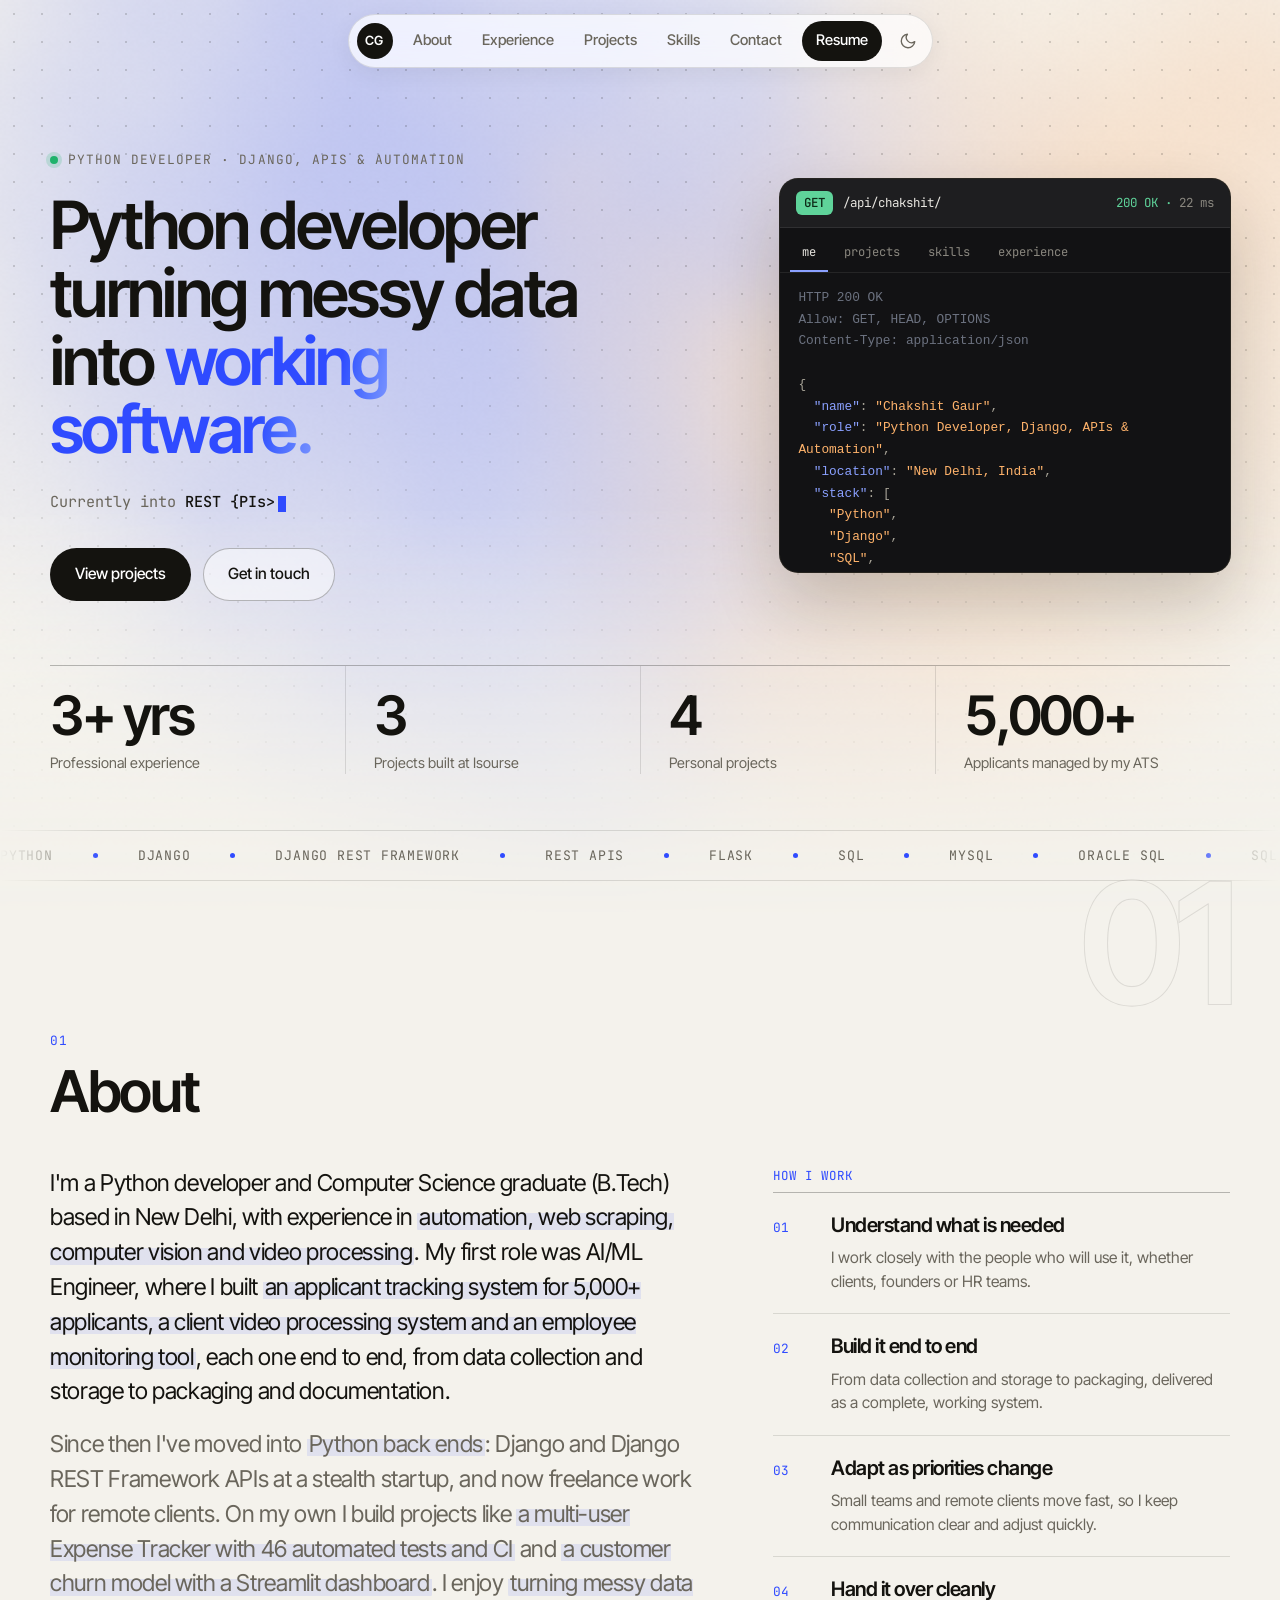
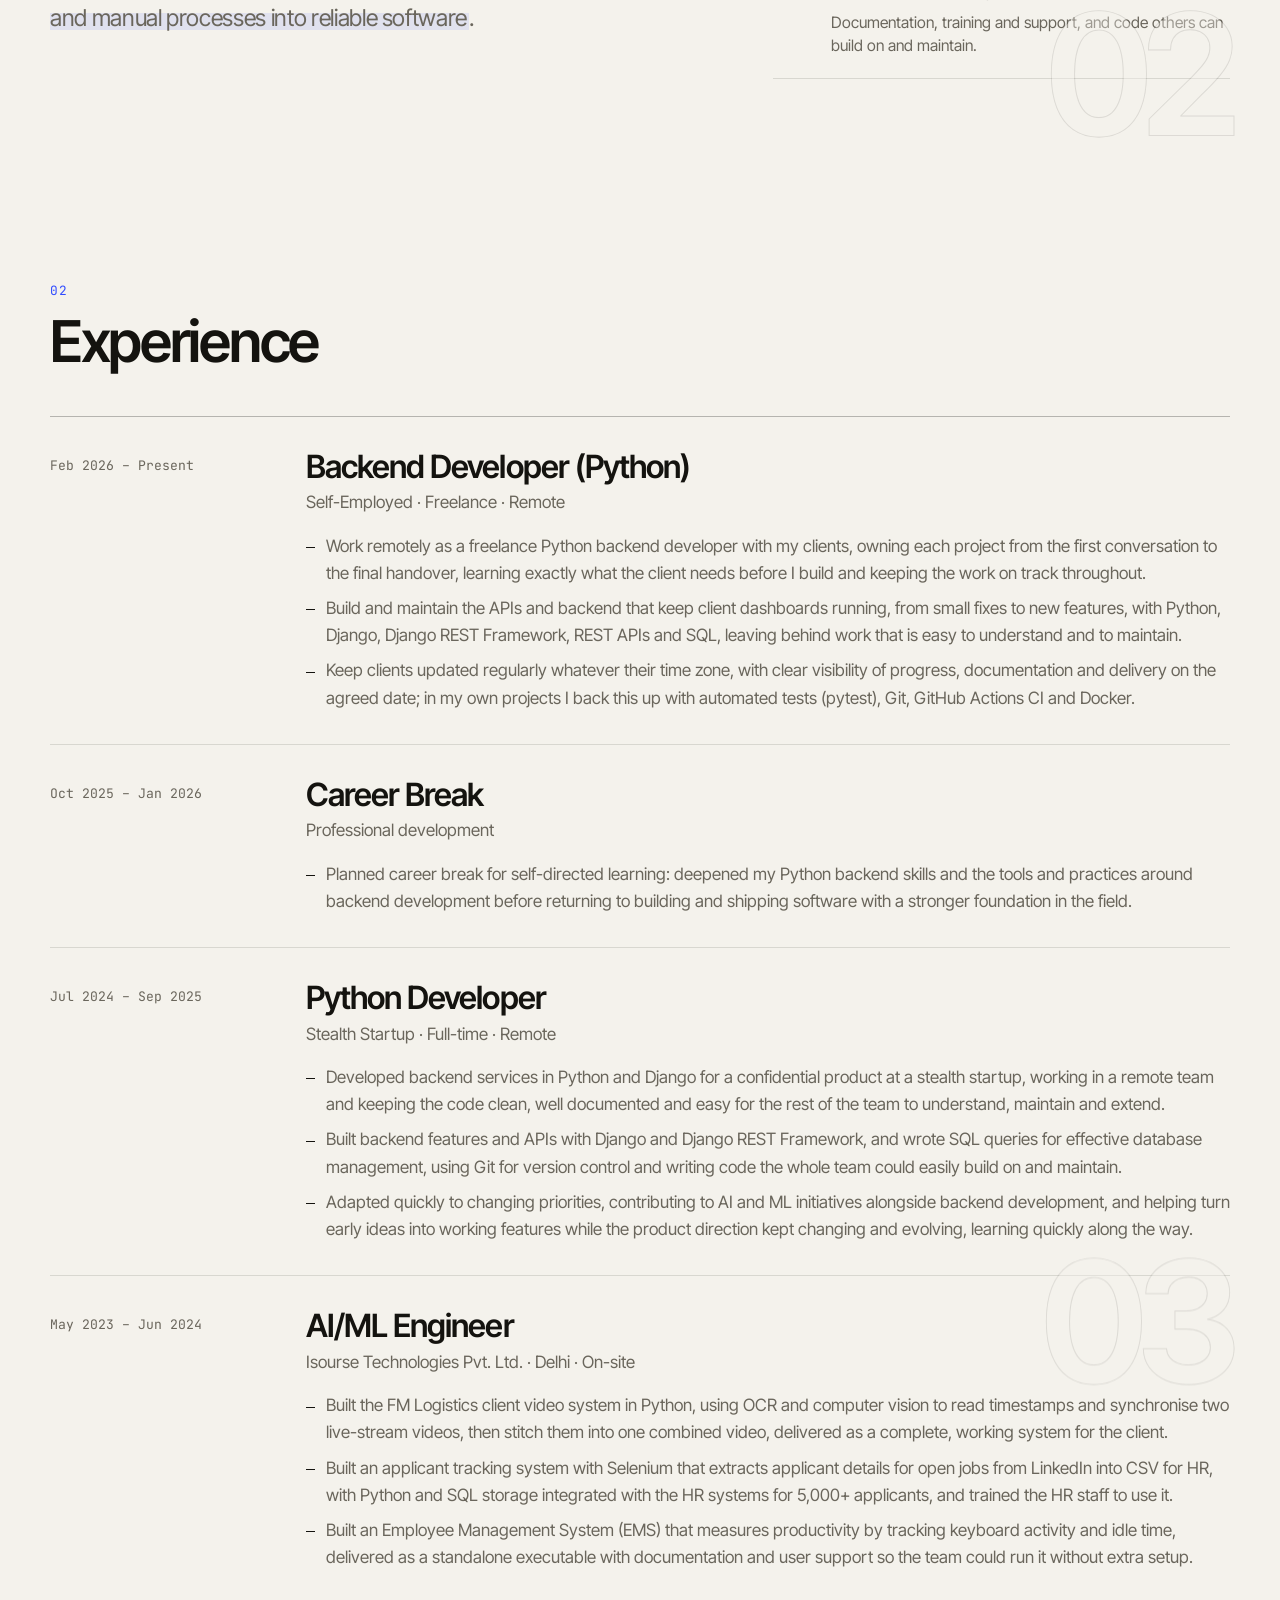
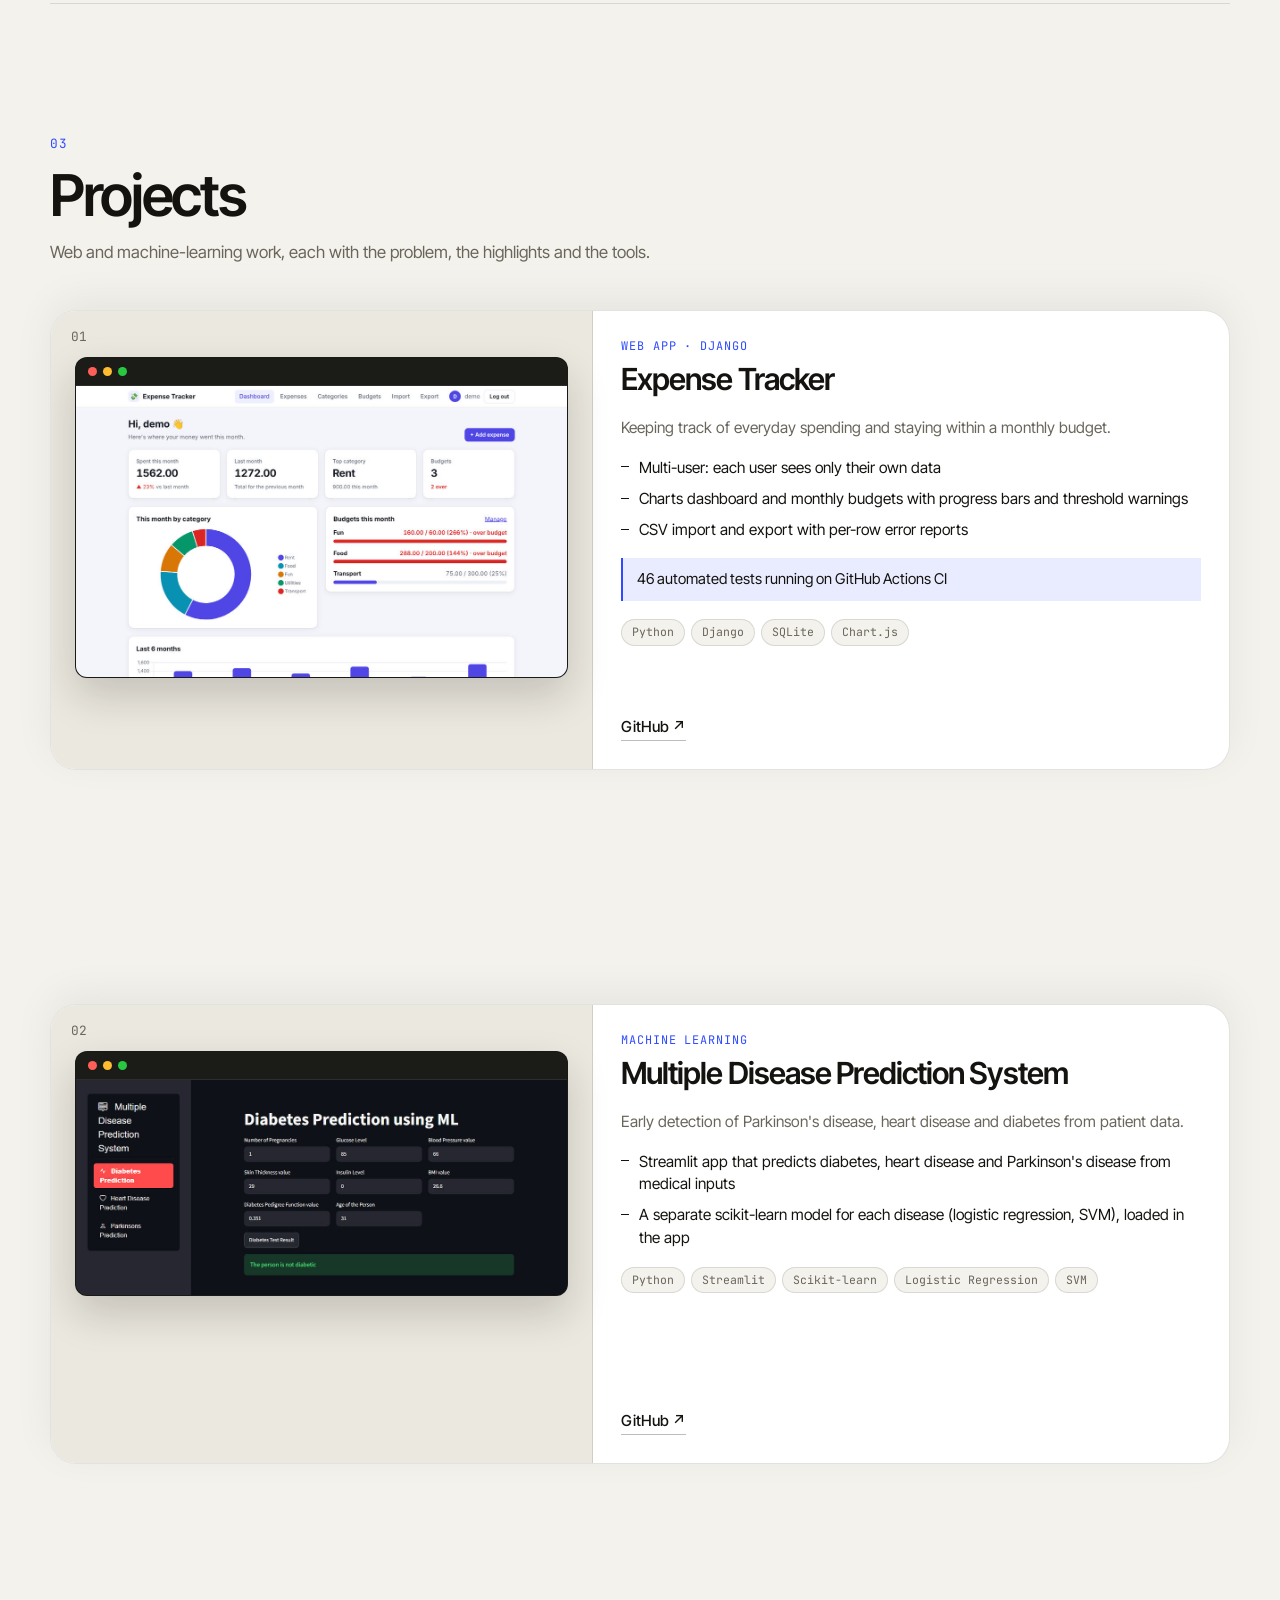
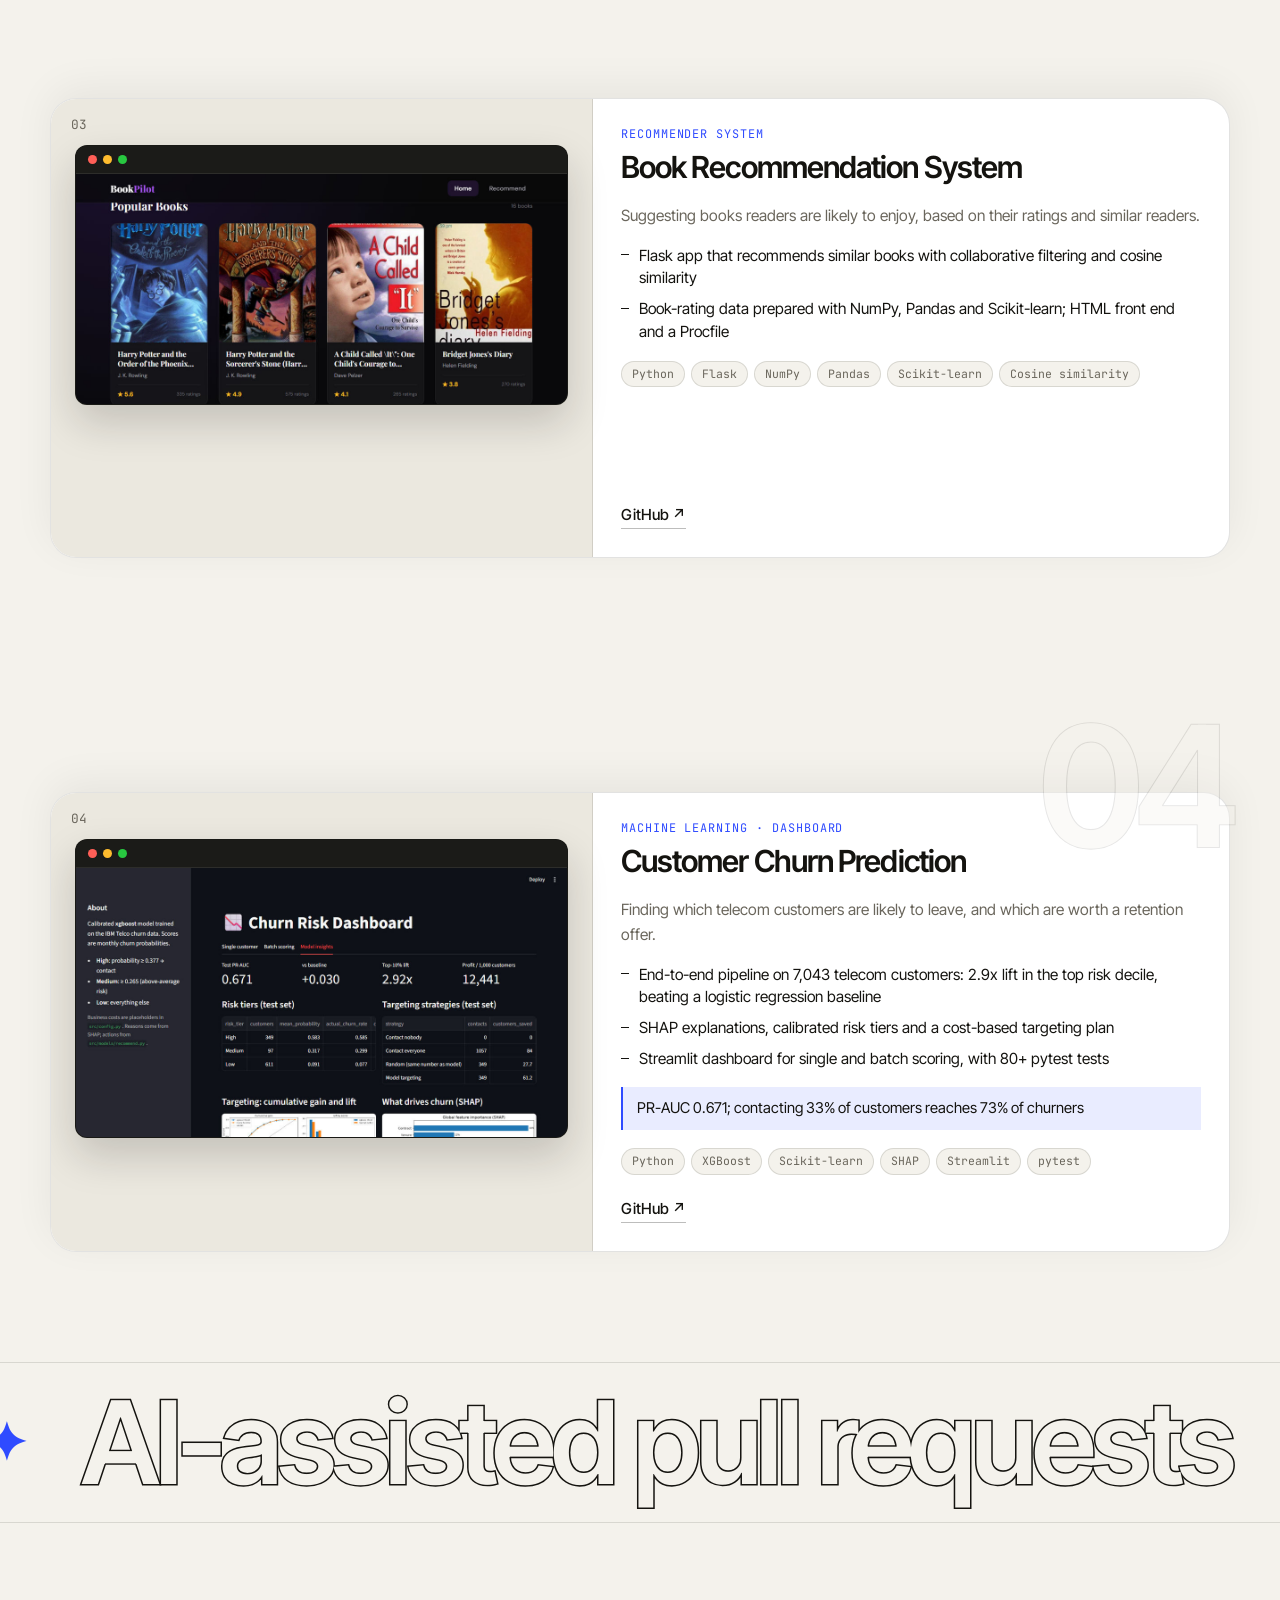
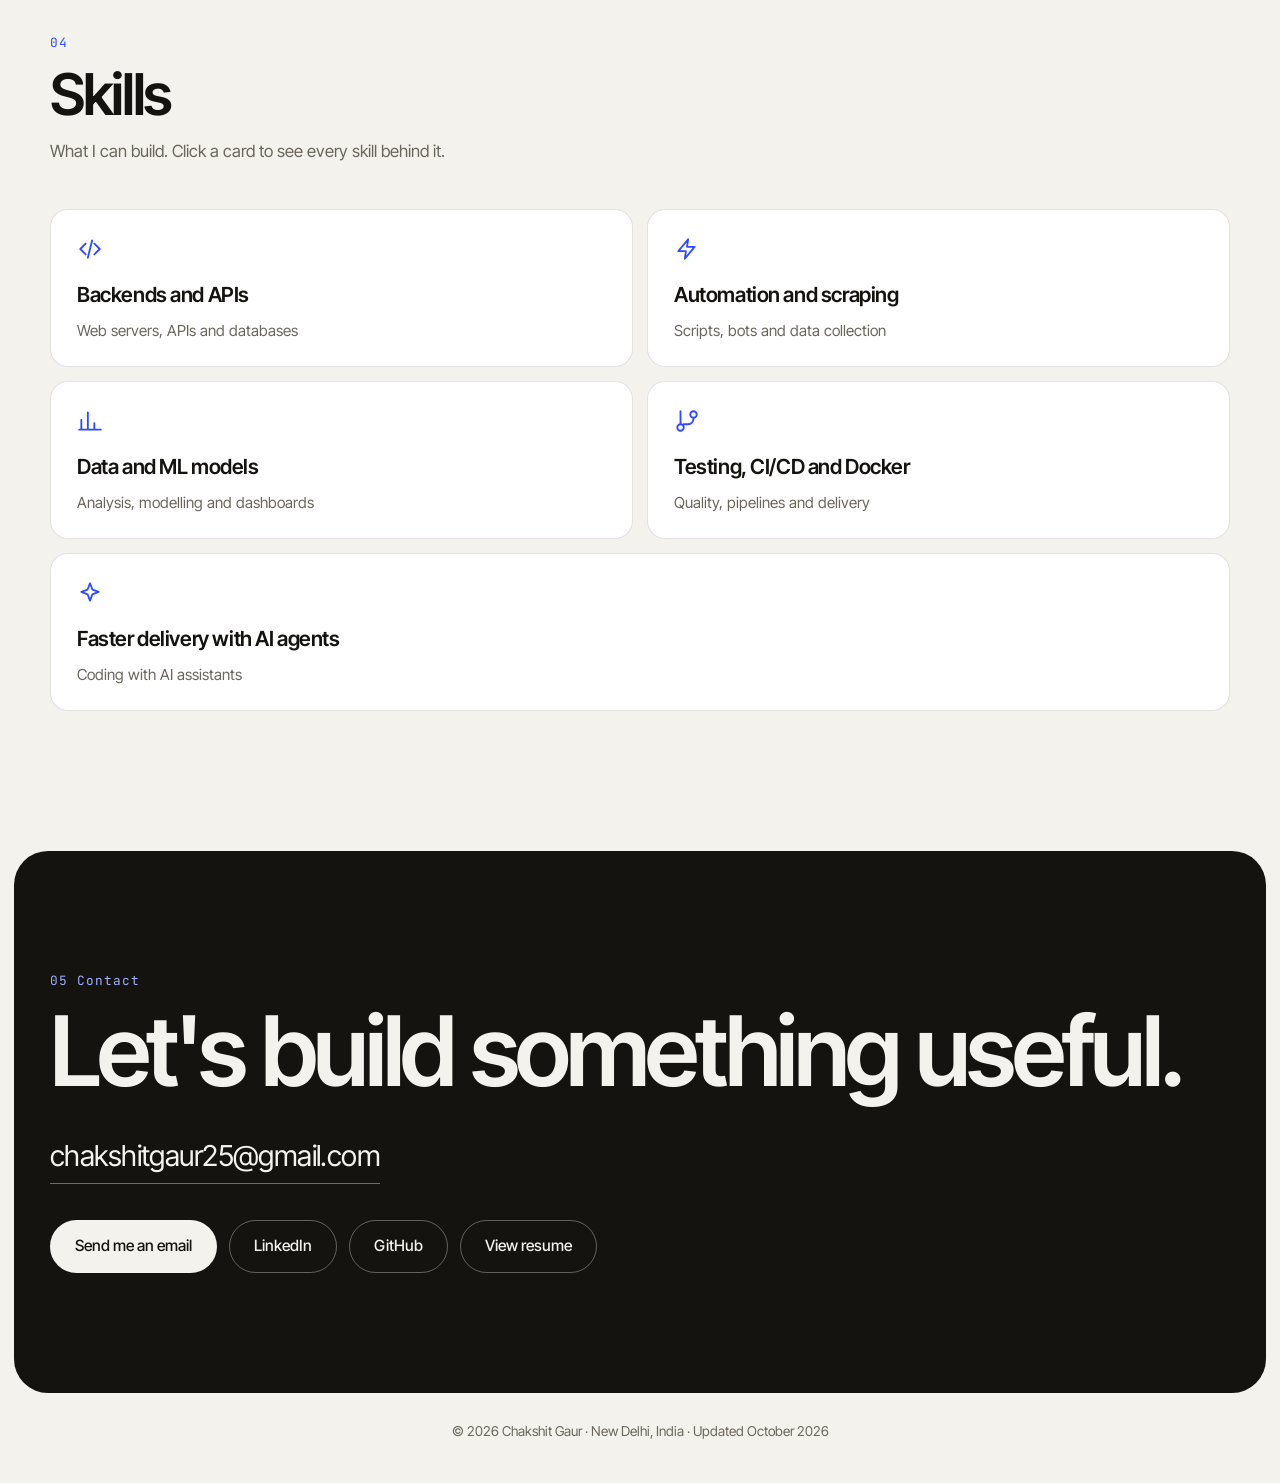
<file: index.html>
<!doctype html>
<html lang="en">
<head>
  <meta charset="utf-8">
  <meta name="viewport" content="width=device-width, initial-scale=1, viewport-fit=cover">
  <meta name="theme-color" content="#f4f2ec">
  <title>Chakshit Gaur | Python Developer | Django, APIs &amp; Automation</title>
  <meta name="description" content="Portfolio of Chakshit Gaur, a Python developer in New Delhi building Django back ends, REST APIs, automation and web scraping tools.">
  <link rel="canonical" href="https://chakshitgaur.github.io/chakshit-portfolio/">
  <meta property="og:type" content="website">
  <meta property="og:site_name" content="Chakshit Gaur">
  <meta property="og:title" content="Chakshit Gaur">
  <meta property="og:description" content="Python developer. Let&#8217;s build something that works.">
  <meta property="og:url" content="https://chakshitgaur.github.io/chakshit-portfolio/">
  <meta property="og:image" content="https://chakshitgaur.github.io/chakshit-portfolio/og-image.jpg?v=3">
  <meta property="og:image:width" content="1200">
  <meta property="og:image:height" content="630">
  <meta property="og:image:alt" content="Chakshit Gaur, Python developer.">
  <meta name="twitter:card" content="summary_large_image">
  <meta name="twitter:title" content="Chakshit Gaur">
  <meta name="twitter:description" content="Python developer. Let&#8217;s build something that works.">
  <meta name="twitter:image" content="https://chakshitgaur.github.io/chakshit-portfolio/og-image.jpg?v=3">
  <script type="application/ld+json">
  {
    "@context": "https://schema.org",
    "@type": "Person",
    "name": "Chakshit Gaur",
    "jobTitle": "Python Developer",
    "url": "https://chakshitgaur.github.io/chakshit-portfolio/",
    "address": { "@type": "PostalAddress", "addressLocality": "New Delhi", "addressCountry": "IN" },
    "sameAs": ["https://www.linkedin.com/in/chakshit-gaur", "https://github.com/ChakshitGaur"]
  }
  </script>
  <link rel="preconnect" href="https://fonts.googleapis.com">
  <link rel="preconnect" href="https://fonts.gstatic.com" crossorigin>
  <link href="https://fonts.googleapis.com/css2?family=Inter+Tight:wght@300..800&family=JetBrains+Mono:wght@400;500&display=swap" rel="stylesheet">
  <script>
    /* Apply the saved or system theme before first paint to avoid a flash. */
    (function () {
      var t = null;
      try { t = localStorage.getItem("theme"); } catch (e) {}
      if (t !== "dark" && t !== "light") { t = window.matchMedia && matchMedia("(prefers-color-scheme: dark)").matches ? "dark" : "light"; }
      document.documentElement.setAttribute("data-theme", t);
    })();
  </script>
  <link rel="icon" href="favicon.svg?v=5" type="image/svg+xml">
  <link rel="icon" href="favicon-48.png?v=5" type="image/png" sizes="48x48">
  <link rel="apple-touch-icon" href="apple-touch-icon.png?v=5">
  <link rel="stylesheet" href="styles.css?v=27">
</head>
<body>
  <a class="skip" href="#top">Skip to content</a>
  <div class="progress" id="progress" aria-hidden="true"></div>
  <div class="cursor" id="cursor" aria-hidden="true"></div>
  <div id="preview-banner" class="preview-banner" hidden>
    Preview mode: dashed items are placeholders. Fill them in <code>content.js</code>; unfilled ones stay hidden on the public page.
  </div>

  <header class="nav" id="nav">
    <a class="nav-brand" href="#top" aria-label="Chakshit Gaur, back to top"><span>CG</span></a>
    <button class="nav-toggle" id="navToggle" type="button" aria-expanded="false" aria-controls="navLinks">Menu</button>
    <nav class="nav-links" id="navLinks" aria-label="Primary">
      <a href="#about">About</a>
      <a href="#experience">Experience</a>
      <a href="#projects">Projects</a>
      <a href="#skills">Skills</a>
      <a href="#contact">Contact</a>
      <a class="nav-cta" id="navResume" href="#" target="_blank" rel="noopener noreferrer">Resume</a>
    </nav>
    <div class="nav-tools">
      <button class="icon-btn" id="themeBtn" type="button" aria-label="Switch colour theme" title="Switch theme">
        <svg class="theme-moon" viewBox="0 0 24 24" fill="none" stroke="currentColor" stroke-width="1.8" stroke-linecap="round" stroke-linejoin="round" aria-hidden="true"><path d="M21 12.8A9 9 0 1 1 11.2 3a7 7 0 0 0 9.8 9.8z"/></svg>
        <svg class="theme-sun" viewBox="0 0 24 24" fill="none" stroke="currentColor" stroke-width="1.8" stroke-linecap="round" stroke-linejoin="round" aria-hidden="true"><circle cx="12" cy="12" r="4"/><path d="M12 2v2M12 20v2M4.9 4.9l1.4 1.4M17.7 17.7l1.4 1.4M2 12h2M20 12h2M4.9 19.1l1.4-1.4M17.7 6.3l1.4-1.4"/></svg>
      </button>
    </div>
  </header>

  <main id="top" tabindex="-1">
    <!-- Shown only when JavaScript is off or blocked: the page text is built by script.js. Keep it in step with content.js. -->
    <noscript>
      <section class="noscript-card">
        <h1>Chakshit Gaur</h1>
        <p>Python developer in New Delhi, India. Django back ends, REST APIs, automation and web scraping.</p>
        <p>This page needs JavaScript to show my projects and experience. You can reach me or read my resume here:</p>
        <ul>
          <li><a href="mailto:chakshitgaur25@gmail.com">chakshitgaur25@gmail.com</a></li>
          <li><a href="https://www.linkedin.com/in/chakshit-gaur">LinkedIn</a></li>
          <li><a href="https://github.com/ChakshitGaur">GitHub</a></li>
          <li><a href="assets/ChakshitGaurResume.pdf">Resume (PDF)</a></li>
        </ul>
      </section>
    </noscript>
    <!-- HERO -->
    <section class="hero" id="hero">
      <canvas class="hero-gl" id="heroGl" aria-hidden="true"></canvas>
      <div class="dots" aria-hidden="true"></div>
      <canvas class="hero-dots" id="heroDots" aria-hidden="true"></canvas>
      <div class="container hero-center">
        <div class="hero-copy">
          <p class="eyebrow rise" id="heroEyebrow"></p>
          <h1 class="hero-title" id="heroTitle"></h1>
          <p class="rotate rise" id="rotateLine" style="--i:6"></p>
          <p class="status rise" id="heroStatus" style="--i:7" hidden></p>
          <div class="hero-actions rise" style="--i:8">
            <a class="btn btn-dark" href="#projects">View projects</a>
            <a class="btn btn-line" id="heroEmail" href="#contact">Get in touch</a>
          </div>
        </div>
        <aside class="api-card rise" id="apiCard" style="--i:9" aria-label="Example API response about Chakshit">
          <div class="api-bar">
            <span class="api-method">GET</span>
            <span class="api-path" id="apiPath">/api/chakshit/</span>
            <span class="api-time" id="apiTime" aria-hidden="true"></span>
          </div>
          <div class="api-tabs" id="apiTabs" role="tablist" aria-label="Endpoints"></div>
          <pre class="api-body" id="apiBody" role="tabpanel" tabindex="0"></pre>
        </aside>
      </div>

      <div class="container">
        <ul class="stats rise" id="stats" style="--i:10"></ul>
      </div>
      <div class="ticker rise" style="--i:11" aria-hidden="true"><div class="ticker-track" id="tickerTrack"></div></div>
    </section>

    <!-- ABOUT -->
    <section class="section" id="about">
      <div class="container">
        <header class="sec-head fade">
          <p class="sec-num">01</p>
          <h2>About</h2>
        </header>
        <div class="about-grid">
          <div class="fade">
            <div class="prose" id="aboutText"></div>
          </div>
          <div class="about-side fade" style="--d:0.1s">
            <h3 class="how-title">How I work</h3>
            <ol class="how" id="howList"></ol>
          </div>
        </div>
      </div>
    </section>

    <!-- EXPERIENCE -->
    <section class="section" id="experience">
      <div class="container">
        <header class="sec-head fade">
          <p class="sec-num">02</p>
          <h2>Experience</h2>
        </header>
        <ol class="timeline" id="timeline"></ol>
      </div>
    </section>

    <!-- PROJECTS -->
    <section class="section" id="projects">
      <div class="container">
        <header class="sec-head fade">
          <p class="sec-num">03</p>
          <h2>Projects</h2>
          <p class="sec-sub">Web and machine-learning work, each with the problem, the highlights and the tools.</p>
        </header>
        <div class="bento" id="bento"></div>
      </div>
    </section>

    <div class="band" aria-hidden="true"><div class="band-track" id="bandTrack"></div></div>

    <!-- SKILLS -->
    <section class="section" id="skills">
      <div class="container">
        <header class="sec-head fade">
          <p class="sec-num">04</p>
          <h2>Skills</h2>
          <p class="sec-sub">What I can build. Click a card to see every skill behind it.</p>
        </header>
        <div class="core" id="core"></div>
      </div>
    </section>

    <!-- CONTACT -->
    <section class="contact" id="contact">
      <div class="container">
        <p class="sec-num light fade">05 Contact</p>
        <h2 class="contact-title fade">Let's build something useful.</h2>
        <a class="contact-mail fade" id="contactMail" href="#"></a>
        <div class="contact-actions fade" id="contactActions"></div>
      </div>
    </section>
  </main>

  <footer class="footer">
    <p id="copy"></p>
  </footer>

  <button class="totop" id="toTop" type="button" aria-label="Back to top">
    <svg viewBox="0 0 44 44" aria-hidden="true"><circle class="ring-bg" cx="22" cy="22" r="19"/><circle class="ring" id="ring" cx="22" cy="22" r="19"/><path d="M22 28V16M16 21l6-6 6 6" fill="none" stroke-linecap="round" stroke-linejoin="round"/></svg>
  </button>

  <script src="content.js?v=31"></script>
  <script src="script.js?v=25"></script>
  <script src="hero-gradient.js?v=3"></script>
  <script src="hero-api.js?v=3"></script>
  <script src="hero-dots.js?v=3"></script>
</body>
</html>
</file>
<file: styles.css>
/* ==========================================================================
   Tokens
   ========================================================================== */
:root {
  --bg: #f4f2ec;
  --bg-deep: #ebe8df;
  --surface: #ffffff;
  --ink: #14130f;
  --muted: #6a665c;
  --faint: #99948a;
  --line: rgba(20, 19, 15, 0.12);
  --line-strong: rgba(20, 19, 15, 0.28);
  --accent: #2f4bff;
  --accent-soft: rgba(47, 75, 255, 0.1);
  --term-bg: #121214;
  --inv-bg: #14130f;
  --inv-ink: #ffffff;
  --nav-bg: rgba(255, 255, 255, 0.72);
  --glass: rgba(255, 255, 255, 0.5);
  --dot: rgba(20, 19, 15, 0.16);
  --block-bg: #14130f;
  --block-ink: #f4f2ec;
  --font: "Inter Tight", "Helvetica Neue", Helvetica, Arial, sans-serif;
  --mono: "JetBrains Mono", ui-monospace, "Cascadia Code", Consolas, monospace;
  --ease: cubic-bezier(0.22, 1, 0.36, 1);
  --r: 18px;
}

*, *::before, *::after { box-sizing: border-box; margin: 0; padding: 0; }
html { scroll-behavior: smooth; scroll-padding-top: 88px; -webkit-text-size-adjust: 100%; background: var(--bg); }
body {
  font-family: var(--font); font-size: 17px; line-height: 1.6; color: var(--ink); background: var(--bg);
  -webkit-font-smoothing: antialiased; overflow-x: clip;
}
[hidden] { display: none !important; }
a { color: inherit; text-decoration: none; }
button { font: inherit; color: inherit; background: none; border: 0; cursor: pointer; }
ul, ol { list-style: none; }
code { font-family: var(--mono); font-size: 0.9em; }
:focus-visible { outline: 2px solid var(--accent); outline-offset: 3px; border-radius: 6px; }
::selection { background: var(--accent); color: #fff; }

.container { width: min(1180px, 100% - 48px); margin-inline: auto; }
.sr-only { position: absolute; width: 1px; height: 1px; margin: -1px; padding: 0; overflow: hidden; clip: rect(0, 0, 0, 0); white-space: pre-wrap; border: 0; }

.skip { position: fixed; z-index: 500; left: 12px; top: -60px; padding: 10px 18px; border-radius: 999px; background: var(--inv-bg); color: var(--inv-ink); font-weight: 500; transition: top 0.2s; }
.skip:focus { top: 12px; }
main:focus { outline: none; }

/* ---------- Motion helpers ---------- */
.fade { opacity: 0; transform: translateY(24px); }
.fade.in { opacity: 1; transform: none; animation: fadeUp 0.8s var(--ease) var(--d, 0s) backwards; }
@keyframes fadeUp { from { opacity: 0; transform: translateY(24px); } }
.rise { animation: rise 0.9s var(--ease) both; animation-delay: calc(var(--i, 0) * 0.07s + 0.1s); }
@keyframes rise { from { opacity: 0; transform: translateY(22px); } to { opacity: 1; transform: none; } }

/* ==========================================================================
   Nav (floating glass pill)
   ========================================================================== */
.nav {
  position: fixed; z-index: 100; top: 14px; left: 0; right: 0; margin-inline: auto; width: max-content; max-width: calc(100% - 24px);
  display: flex; align-items: center; gap: 6px; padding: 6px 6px 6px 8px; border-radius: 999px;
  background: var(--nav-bg); -webkit-backdrop-filter: blur(16px) saturate(1.4); backdrop-filter: blur(16px) saturate(1.4);
  border: 1px solid var(--line); box-shadow: 0 6px 24px rgba(20, 19, 15, 0.06);
  transition: box-shadow 0.3s, background 0.3s;
}
.nav-brand span { display: grid; place-items: center; width: 36px; height: 36px; border-radius: 50%; background: var(--inv-bg); color: var(--inv-ink); font-size: 0.8rem; font-weight: 600; letter-spacing: 0.02em; }
.nav-links { display: flex; align-items: center; gap: 2px; }
.nav-links a { padding: 8px 14px; border-radius: 999px; font-size: 0.92rem; font-weight: 500; color: var(--muted); transition: background 0.2s, color 0.2s; }
.nav-links a:hover, .nav-links a.active { color: var(--ink); background: rgba(20, 19, 15, 0.06); }
.nav-links .nav-cta { background: var(--inv-bg); color: var(--inv-ink); margin-left: 4px; }
.nav-links .nav-cta:hover { background: var(--inv-bg); color: var(--inv-ink); opacity: 0.85; }
.nav-toggle { display: none; padding: 8px 16px; border-radius: 999px; font-size: 0.92rem; font-weight: 500; background: rgba(20, 19, 15, 0.06); }
body.preview .nav { top: calc(14px + var(--banner-h, 0px)); }
@media (max-width: 720px) {
  .nav { justify-content: space-between; width: calc(100% - 24px); flex-wrap: wrap; border-radius: 26px; }
  .nav-toggle { display: block; }
  .nav-links { display: none; flex-direction: column; align-items: stretch; width: 100%; padding: 6px 4px 8px; }
  .nav-links.open { display: flex; }
  .nav-links a { padding: 12px 14px; }
  .nav-links .nav-cta { margin: 6px 0 0; text-align: center; }
}

/* ==========================================================================
   Hero
   ========================================================================== */
.hero { position: relative; padding: 150px 0 56px; overflow: hidden; --mx: -400px; --my: -400px; }
.dots, .dots::after { position: absolute; inset: 0; pointer-events: none; }
.dots { background-image: radial-gradient(circle, var(--dot) 1px, transparent 1.6px); background-size: 28px 28px; -webkit-mask-image: linear-gradient(180deg, #000 30%, transparent 95%); mask-image: linear-gradient(180deg, #000 30%, transparent 95%); }
.dots::after {
  content: ""; background-image: radial-gradient(circle, var(--accent) 1.4px, transparent 2px); background-size: 28px 28px;
  -webkit-mask-image: radial-gradient(220px circle at var(--mx) var(--my), #000, transparent 70%); mask-image: radial-gradient(220px circle at var(--mx) var(--my), #000, transparent 70%);
}
.eyebrow { font-family: var(--mono); font-size: 0.8rem; letter-spacing: 0.08em; text-transform: uppercase; color: var(--muted); margin-bottom: 22px; display: flex; align-items: center; gap: 10px; }
.eyebrow::before { content: ""; width: 8px; height: 8px; border-radius: 50%; background: #1fb26b; box-shadow: 0 0 0 4px rgba(31, 178, 107, 0.18); }
.hero-title { font-size: clamp(2.5rem, 6.4vw, 5.5rem); font-weight: 600; line-height: 1.02; letter-spacing: -0.04em; }
.hero-title .w { display: inline-block; overflow: hidden; vertical-align: top; padding: 0 0.14em 0.22em 0.06em; margin: 0 -0.14em -0.22em -0.06em; }
.hero-title .w > span { display: inline-block; padding: 0 0.14em 0.22em 0.06em; margin: 0 -0.14em -0.22em -0.06em; animation: word 1s var(--ease) both; animation-delay: calc(var(--i) * 0.07s + 0.15s); }
@keyframes word { from { transform: translateY(105%); } to { transform: none; } }
.hero-title .accent { color: var(--accent); }
.rotate { margin-top: 26px; font-family: var(--mono); font-size: 0.95rem; color: var(--muted); }
.rotate b { font-weight: 500; color: var(--ink); display: inline-block; }
.rotate .rot-live { display: inline-block; }
.rotate .rot-size { visibility: hidden; display: inline-block; height: 0; overflow: hidden; }
.rotate .caret { display: inline-block; width: 8px; height: 1.05em; margin-left: 3px; vertical-align: text-bottom; background: var(--accent); animation: blink 1s steps(1) infinite; }
@keyframes blink { 50% { opacity: 0; } }
.status { margin-top: 10px; font-family: var(--mono); font-size: 0.82rem; color: #11693d; }
:root[data-theme="dark"] .status { color: #5fd39a; }
.hero-actions { display: flex; flex-wrap: wrap; gap: 12px; margin-top: 34px; }

.btn { display: inline-flex; align-items: center; justify-content: center; gap: 8px; padding: 13px 24px; border-radius: 999px; font-weight: 500; font-size: 0.97rem; border: 1px solid transparent; transition: transform 0.25s var(--ease), translate 0.25s var(--ease), background 0.2s, border-color 0.2s, color 0.2s; }
.btn:hover { transform: translateY(-2px); }
.btn-dark { background: var(--inv-bg); color: var(--inv-ink); }
.btn-dark:hover { opacity: 0.85; }
.btn-line { border-color: var(--line-strong); background: var(--glass); }
.btn-line:hover { border-color: var(--ink); background: var(--surface); }
.btn-light { background: #f4f2ec; color: #14130f; }
.btn-light:hover { background: #fff; }
.btn-outline-light { border-color: rgba(244, 242, 236, 0.35); color: #f4f2ec; }
.btn-outline-light:hover { border-color: #f4f2ec; background: rgba(244, 242, 236, 0.08); }

/* Stats */
.stats { position: relative; display: grid; grid-auto-flow: column; grid-auto-columns: minmax(0, 1fr); margin-top: 64px; border-top: 1px solid var(--line-strong); }
.stats li { padding: 22px 0 0; }
.stats li + li { padding-left: 28px; border-left: 1px solid var(--line); }
.stats strong { display: block; font-size: clamp(2rem, 4.4vw, 3.4rem); font-weight: 600; line-height: 1; letter-spacing: -0.04em; font-variant-numeric: tabular-nums; }
.stats span { display: block; margin-top: 8px; font-size: 0.9rem; color: var(--muted); }

/* ==========================================================================
   Sections
   ========================================================================== */
.section { padding: 110px 0 20px; }
.sec-head { margin-bottom: 44px; position: relative; isolation: isolate; }
.sec-head > * { max-width: 640px; }
.sec-head::before { content: attr(data-n); position: absolute; z-index: -1; right: 0; top: -0.5em; font-size: clamp(5rem, 14vw, 10.5rem); font-weight: 600; letter-spacing: -0.06em; line-height: 1; color: var(--bg); -webkit-text-stroke: 2px var(--line-strong); paint-order: stroke fill; opacity: 0.38; pointer-events: none; user-select: none; }
.sec-num { font-family: var(--mono); font-size: 0.8rem; letter-spacing: 0.08em; color: var(--accent); margin-bottom: 10px; }
.sec-head h2 { font-size: clamp(2.2rem, 4.8vw, 3.6rem); font-weight: 600; letter-spacing: -0.04em; line-height: 1.05; }
.sec-sub { margin-top: 14px; color: var(--muted); font-size: 1.05rem; }
.mini-title { font-family: var(--mono); font-size: 0.78rem; letter-spacing: 0.08em; text-transform: uppercase; color: var(--muted); font-weight: 500; margin-bottom: 14px; }

/* Skills */
.core { display: grid; grid-template-columns: repeat(2, minmax(0, 1fr)); gap: 14px; }
.core-card { display: block; background: var(--surface); border: 1px solid var(--line); border-radius: var(--r); padding: 26px 26px 24px; cursor: default; text-align: left; transition: border-color 0.25s, transform 0.3s var(--ease), box-shadow 0.3s; }
.core-card:hover, .core-card:focus-visible, .core-card.on { border-color: var(--accent); transform: translateY(-3px); box-shadow: 0 14px 34px rgba(47, 75, 255, 0.12); }
.core-card .ico { display: block; width: 26px; height: 26px; color: var(--accent); margin-bottom: 16px; }
.core-card strong { display: block; font-size: 1.3rem; font-weight: 600; letter-spacing: -0.02em; }
.core-tools { margin-top: 8px; font-size: 0.95rem; color: var(--muted); line-height: 1.5; }
.core > :last-child:nth-child(odd) { grid-column: 1 / -1; }
.core-card.empty { border-style: dashed; }
@media (max-width: 640px) { .core { grid-template-columns: minmax(0, 1fr); } }
/* Highlight link between skills and projects */
.linking [data-tags] { transition: opacity 0.3s, transform 0.3s var(--ease); }
.linking [data-tags]:not(.hit) { opacity: 0.35; }
.linking [data-tags].hit { box-shadow: 0 0 0 2px var(--accent); }

/* Projects (bento) */
.bento { display: grid; grid-template-columns: repeat(12, minmax(0, 1fr)); gap: 16px; }
.pcard { grid-column: span 6; display: flex; flex-direction: column; background: var(--surface); border: 1px solid var(--line); border-radius: 26px; overflow: hidden; transition: transform 0.4s var(--ease), border-color 0.3s, box-shadow 0.3s; }
.pcard:nth-child(4n+1) { grid-column: span 7; } .pcard:nth-child(4n+2) { grid-column: span 5; }
.pcard:nth-child(4n+3) { grid-column: span 5; } .pcard:nth-child(4n+4) { grid-column: span 7; }
.pcard:hover { transform: translateY(-4px); border-color: var(--line-strong); box-shadow: 0 24px 50px rgba(20, 19, 15, 0.08); }
.pcard-art { position: relative; height: 210px; background: var(--bg-deep); border-bottom: 1px solid var(--line); color: var(--ink); }
.pcard-art svg { position: absolute; inset: 0; width: 100%; height: 100%; }
.pcard-art .num { position: absolute; left: 20px; top: 14px; font-family: var(--mono); font-size: 0.8rem; color: var(--muted); }
.pcard-body { padding: 26px 28px 28px; display: flex; flex-direction: column; flex: 1; }
.pcard-cat { font-family: var(--mono); font-size: 0.74rem; letter-spacing: 0.08em; text-transform: uppercase; color: var(--accent); }
.pcard h3 { margin-top: 6px; font-size: clamp(1.4rem, 2.4vw, 1.9rem); font-weight: 600; letter-spacing: -0.03em; line-height: 1.12; }
.pcard dl { margin-top: 18px; display: grid; gap: 12px; }
.pcard dt { font-family: var(--mono); font-size: 0.7rem; letter-spacing: 0.08em; text-transform: uppercase; color: var(--muted); }
.pcard dd { margin-top: 2px; color: var(--muted); font-size: 0.97rem; }
.metric { margin-top: 16px; padding: 10px 14px; border-left: 2px solid var(--accent); background: var(--accent-soft); font-size: 0.93rem; }
.tags { display: flex; flex-wrap: wrap; gap: 6px; margin-top: 18px; }
.tag { font-family: var(--mono); font-size: 0.72rem; padding: 3px 10px; border: 1px solid var(--line); border-radius: 999px; color: var(--muted); background: var(--bg); }
.plinks { display: flex; gap: 18px; margin-top: auto; padding-top: 22px; font-weight: 500; font-size: 0.95rem; }
.plinks a { border-bottom: 1px solid var(--line-strong); padding-bottom: 1px; transition: color 0.2s, border-color 0.2s; }
.plinks a:hover { color: var(--accent); border-color: var(--accent); }
@media (max-width: 900px) { .pcard, .pcard:nth-child(n) { grid-column: span 12; } .pcard-art { height: 180px; } }

/* Experience */
.timeline { border-top: 1px solid var(--line-strong); }
.tl-item { display: grid; grid-template-columns: 220px 1fr; gap: 20px 36px; padding: 32px 0; border-bottom: 1px solid var(--line); }
.tl-when { font-family: var(--mono); font-size: 0.82rem; color: var(--muted); padding-top: 6px; }
.tl-item h3 { font-size: clamp(1.4rem, 2.6vw, 2rem); font-weight: 600; letter-spacing: -0.03em; line-height: 1.15; }
.tl-org { color: var(--muted); margin-top: 4px; }
.tl-bullets { margin-top: 16px; display: grid; gap: 8px; }
.tl-bullets li { position: relative; padding-left: 20px; color: var(--muted); }
.tl-bullets li::before { content: ""; position: absolute; left: 0; top: 0.85em; width: 9px; height: 1px; background: var(--ink); }
.mini-grid { margin-top: 22px; display: grid; grid-template-columns: repeat(auto-fit, minmax(230px, 1fr)); gap: 12px; }
.mini { background: var(--surface); border: 1px solid var(--line); border-radius: 16px; padding: 18px 20px; }
.mini h4 { font-size: 1.02rem; font-weight: 600; letter-spacing: -0.015em; }
.mini p { margin-top: 6px; color: var(--muted); font-size: 0.92rem; }
.mini .tags { margin-top: 12px; }
@media (max-width: 800px) { .tl-item { grid-template-columns: 1fr; gap: 6px; } }

/* About + Education */
.about-grid { padding-bottom: 72px; display: grid; grid-template-columns: minmax(0, 1.3fr) minmax(0, 0.9fr); gap: 64px; }
.prose p { font-size: clamp(1.15rem, 1.9vw, 1.45rem); line-height: 1.5; letter-spacing: -0.015em; color: var(--ink); }
.prose p + p { margin-top: 18px; color: var(--muted); }
.edu { border-top: 1px solid var(--line-strong); margin-bottom: 30px; }
.edu li { display: flex; flex-wrap: wrap; justify-content: space-between; align-items: baseline; gap: 4px 16px; padding: 14px 0; border-bottom: 1px solid var(--line); }
.edu h3, .edu h4 { font-size: 1rem; font-weight: 500; }
.edu p { color: var(--muted); font-size: 0.88rem; margin-top: 2px; }
.edu p.score { font-family: var(--mono); font-size: 0.78rem; color: var(--ink); }
.edu .meta { font-family: var(--mono); font-size: 0.78rem; color: var(--muted); white-space: nowrap; }
@media (max-width: 860px) { .about-grid { grid-template-columns: 1fr; gap: 40px; } }
@media (min-width: 861px) { .about-side { align-self: start; } }

/* Contact */
.contact { margin: 120px 14px 0; padding: clamp(64px, 10vw, 120px) 0; border-radius: 34px; background: var(--block-bg); color: var(--block-ink); }
.sec-num.light { color: #9fb0ff; }
.contact-title { font-size: clamp(2.4rem, 7.6vw, 6.6rem); font-weight: 600; letter-spacing: -0.045em; line-height: 1; max-width: 12em; }
.contact-mail { display: inline-block; margin-top: 34px; font-size: clamp(1.1rem, 2.6vw, 1.8rem); letter-spacing: -0.02em; border-bottom: 1px solid rgba(244, 242, 236, 0.4); padding-bottom: 4px; transition: border-color 0.2s, color 0.2s; word-break: break-all; }
.contact-mail:hover { color: #9fb0ff; border-color: #9fb0ff; }

/* "Send me an email" chooser: asks which mail app to use */
.mail-dialog { margin: auto; width: min(420px, calc(100vw - 28px)); max-height: calc(100vh - 28px); overflow: auto; padding: 24px; border: 1px solid var(--line-strong); border-radius: 24px; background: var(--surface); color: var(--ink); box-shadow: 0 30px 80px rgba(0, 0, 0, 0.35); }
.mail-dialog::backdrop { background: rgba(10, 10, 8, 0.55); -webkit-backdrop-filter: blur(4px); backdrop-filter: blur(4px); }
.mail-dialog[open] { animation: mailIn 0.28s var(--ease); }
@keyframes mailIn { from { opacity: 0; transform: translateY(14px) scale(0.97); } }
.mail-dlg-head { display: flex; align-items: center; justify-content: space-between; gap: 12px; }
.mail-dlg-head h3 { font-size: 1.3rem; font-weight: 600; letter-spacing: -0.03em; }
.mail-dlg-x { width: 36px; height: 36px; border-radius: 50%; font-size: 1.3rem; line-height: 1; border: 1px solid var(--line); }
.mail-dlg-x:hover { border-color: var(--ink); }
.mail-dlg-sub { margin-top: 6px; color: var(--muted); font-size: 0.95rem; overflow-wrap: anywhere; }
.mail-dlg-list { margin-top: 18px; display: grid; gap: 8px; list-style: none; padding: 0; }
.mail-opt { display: flex; align-items: center; justify-content: space-between; gap: 12px; width: 100%; padding: 13px 16px; border: 1px solid var(--line); border-radius: 14px; text-align: left; background: transparent; transition: border-color 0.2s, background 0.2s, transform 0.25s var(--ease); }
.mail-opt:hover, .mail-opt:focus-visible { border-color: var(--ink); background: var(--bg-deep); transform: translateY(-1px); }
.mail-dlg-sub-list { margin: 8px 0 0 14px; padding: 0 0 0 12px; display: grid; gap: 8px; list-style: none; border-left: 2px solid var(--line); }
.mail-dlg-sub-list[hidden] { display: none; }
.mail-dlg-sub-list .mail-opt { padding: 10px 14px; }
.skill-dialog { width: min(560px, calc(100vw - 28px)); }
.skill-pills { margin-top: 18px; padding: 0; list-style: none; display: flex; flex-wrap: wrap; gap: 8px; }
.skill-pills li { padding: 6px 14px; border: 1px solid var(--line-strong); border-radius: 999px; font-size: 0.93rem; background: var(--bg-deep); }
.mail-opt strong { font-weight: 600; }
.mail-opt small { display: block; margin-top: 1px; color: var(--muted); font-size: 0.82rem; }
.mail-opt span { color: var(--muted); }
.contact-actions { display: flex; flex-wrap: wrap; gap: 12px; margin-top: 36px; }
.noscript-card { width: min(640px, 100% - 48px); margin: 0 auto; padding: 120px 0 48px; }
.noscript-card h1 { font-size: clamp(2.2rem, 6vw, 3.4rem); letter-spacing: -0.03em; line-height: 1.05; margin-bottom: 16px; }
.noscript-card p { margin-bottom: 14px; }
.noscript-card ul { list-style: none; padding: 0; }
.noscript-card li { margin-bottom: 8px; }
.noscript-card a { color: var(--accent); text-decoration: underline; text-underline-offset: 3px; }
.footer { padding: 28px 24px 40px; text-align: center; font-size: 0.85rem; color: var(--muted); }

/* ==========================================================================
   Dark theme
   ========================================================================== */
:root[data-theme="dark"] {
  color-scheme: dark;
  --bg: #11110f; --bg-deep: #1b1b18; --surface: #1a1a17;
  --ink: #f2f0e9; --muted: #a8a498; --faint: #77736a;
  --line: rgba(255, 255, 255, 0.12); --line-strong: rgba(255, 255, 255, 0.28);
  --accent: #8ea0ff; --accent-soft: rgba(142, 160, 255, 0.14);
  --inv-bg: #f2f0e9; --inv-ink: #11110f;
  --nav-bg: rgba(26, 26, 23, 0.72); --glass: rgba(255, 255, 255, 0.04);
  --dot: rgba(255, 255, 255, 0.14); --block-bg: #1b1b18; --block-ink: #f2f0e9;
}
:root[data-theme="dark"] .contact { border: 1px solid var(--line); }
:root[data-theme="dark"] .core-card:hover, :root[data-theme="dark"] .core-card.on { box-shadow: 0 14px 34px rgba(142, 160, 255, 0.14); }
:root[data-theme="dark"] .pcard:hover { box-shadow: 0 24px 50px rgba(0, 0, 0, 0.4); }
:root[data-theme="dark"] .nav { box-shadow: 0 6px 24px rgba(0, 0, 0, 0.35); }
.pcard-art .acc { fill: var(--accent); }
.pcard-art .accl { stroke: var(--accent); fill: none; }

/* Nav extras */
.nav-tools { display: flex; align-items: center; gap: 4px; margin-left: 2px; }
.icon-btn { display: grid; place-items: center; width: 36px; height: 36px; border-radius: 50%; color: var(--muted); transition: background 0.2s, color 0.2s; }
.icon-btn:hover { background: rgba(127, 127, 127, 0.15); color: var(--ink); }
.icon-btn svg { width: 18px; height: 18px; }
.theme-sun { display: none; } :root[data-theme="dark"] .theme-sun { display: block; } :root[data-theme="dark"] .theme-moon { display: none; }
@media (max-width: 720px) { .nav-tools { margin-left: auto; } .nav-toggle { order: 3; } }

/* Scroll progress */
.progress { position: fixed; z-index: 110; top: 0; left: 0; right: 0; height: 3px; transform-origin: 0 50%; transform: scaleX(0); background: var(--accent); pointer-events: none; }

/* ==========================================================================
   Creative layer (ideas from 21st.dev: spotlight cards, border beam, tilt,
   cursor follower, magnetic buttons, text highlighter, word reveals, ticker)
   ========================================================================== */
:root { --spot: rgba(47, 75, 255, 0.1); }
:root[data-theme="dark"] { --spot: rgba(142, 160, 255, 0.16); }

/* Spotlight: a soft glow that follows the cursor inside a card */
.spot { position: relative; --sx: 50%; --sy: 0%; }
.spot::after { content: ""; position: absolute; inset: 0; border-radius: inherit; pointer-events: none; opacity: 0; transition: opacity 0.3s; background: radial-gradient(280px circle at var(--sx) var(--sy), var(--spot), transparent 70%); }
.spot:hover::after { opacity: 1; }

/* Tilt: project cards lean toward the cursor */
.pcard { transform-style: preserve-3d; will-change: transform; }

/* Cursor follower */
.cursor { position: fixed; left: 0; top: 0; z-index: 400; width: 30px; height: 30px; border-radius: 50%; border: 1.5px solid var(--accent); background: transparent; pointer-events: none; opacity: 0; transition: opacity 0.25s, width 0.25s var(--ease), height 0.25s var(--ease), background 0.25s; }
.cursor.show { opacity: 0.9; }
.cursor.big { width: 58px; height: 58px; background: var(--accent-soft); }
@media (hover: none) { .cursor { display: none; } }

/* Text highlighter: key phrases get a marker stroke as they scroll into view */
mark { color: inherit; background: linear-gradient(var(--accent-soft), var(--accent-soft)) no-repeat 0 88% / 0% 62%; transition: background-size 0.9s var(--ease) 0.35s; padding: 0 2px; border-radius: 3px; }
.in mark, mark.in { background-size: 100% 62%; }

/* Word reveal: headings rise out of a mask */
.rw { display: inline-block; overflow: hidden; vertical-align: top; padding: 0 0.14em 0.22em 0.06em; margin: 0 -0.14em -0.22em -0.06em; }
.rw > span { display: inline-block; padding: 0 0.14em 0.22em 0.06em; margin: 0 -0.14em -0.22em -0.06em; transform: translateY(108%); transition: transform 0.9s var(--ease) calc(var(--k, 0) * 0.07s + 0.1s); }
.in .rw > span, .rw-host.in .rw > span { transform: none; }

/* Skills ticker under the hero */
.ticker { position: relative; margin-top: 56px; overflow: hidden; border-top: 1px solid var(--line); border-bottom: 1px solid var(--line); padding: 14px 0; -webkit-mask-image: linear-gradient(90deg, transparent, #000 8%, #000 92%, transparent); mask-image: linear-gradient(90deg, transparent, #000 8%, #000 92%, transparent); }
.ticker-track { display: flex; gap: 40px; width: max-content; animation: tick 48s linear infinite; font-family: var(--mono); font-size: 0.82rem; letter-spacing: 0.06em; text-transform: uppercase; color: var(--muted); }
.ticker-track span { display: inline-flex; align-items: center; gap: 40px; white-space: nowrap; }
.ticker-track span::after { content: ""; width: 5px; height: 5px; border-radius: 50%; background: var(--accent); }
.ticker:hover .ticker-track { animation-play-state: paused; }
@keyframes tick { to { transform: translateX(-50%); } }

/* Wide last project card: art on the left, text on the right */
.bento .pcard.wide { grid-column: span 12; flex-direction: row; }
.bento .pcard.wide .pcard-art { width: 42%; height: auto; min-height: 280px; border-bottom: 0; border-right: 1px solid var(--line); flex: none; }
.bento .pcard.wide .pcard-body { justify-content: center; }
@media (max-width: 900px) {
  .bento .pcard.wide { flex-direction: column; }
  .bento .pcard.wide .pcard-art { width: 100%; height: 180px; min-height: 0; border-right: 0; border-bottom: 1px solid var(--line); }
}

/* Stacked project cards: one wide card per row; on big screens each sticks under the nav
   and the next slides over it (script.js sets --p, how covered a card is, and its transform). */
.bento { display: flex; flex-direction: column; gap: 16px; }
.pslot { position: relative; border-radius: 26px; transform-origin: 50% 0; }
.pslot > .pcard { height: 100%; }
.pslot::after { content: ""; position: absolute; inset: 0; z-index: 2; border-radius: inherit; background: var(--bg); opacity: calc(var(--p, 0) * 0.5); pointer-events: none; }
@media (min-width: 900px) and (min-height: 600px) {
  /* Scroll room between cards is the flex gap, not a margin: a sticky element's margin
     must fit inside its container, so a margin would push stuck cards off too early. */
  .bento.stack { gap: 26vh; }
  .bento.stack .pslot { position: sticky; top: calc(104px + var(--i, 0) * 18px); }
  .bento.stack .pslot.no-stick { position: relative; top: auto; }
  .bento.stack .pslot > .pcard { min-height: var(--stack-h, 0); }
  .bento.stack .pcard { box-shadow: 0 -10px 40px rgba(20, 19, 15, 0.06); }
  :root[data-theme="dark"] .bento.stack .pcard { box-shadow: 0 -10px 40px rgba(0, 0, 0, 0.45); }
}

/* Big outlined marquee band */
.band { margin-top: 90px; overflow: hidden; border-top: 1px solid var(--line); border-bottom: 1px solid var(--line); padding: 22px 0; }
.band-track { display: flex; gap: 0.5em; width: max-content; font-size: clamp(3rem, 9vw, 7.5rem); font-weight: 600; letter-spacing: -0.045em; line-height: 1; animation: band 60s linear infinite; }
/* Outlined text: the variable font has overlapping contours that a transparent fill would show as stray lines.
   Filling with the page colour and painting the stroke underneath hides them; the stroke is doubled because half of it is covered. */
.band-track span { display: inline-flex; align-items: center; gap: 0.5em; white-space: nowrap; color: var(--bg); -webkit-text-stroke: 3px var(--ink); paint-order: stroke fill; }
.band-track span.solid { color: var(--ink); -webkit-text-stroke: 0; }
.band-track span::after { content: "\2726"; font-size: 0.45em; color: var(--accent); -webkit-text-stroke: 0; paint-order: normal; }
.band:hover .band-track { animation-play-state: paused; }
@keyframes band { to { translate: -50% 0; } }

/* Soft glow that follows the cursor in the hero */
:root { --glow: rgba(47, 75, 255, 0.07); }
:root[data-theme="dark"] { --glow: rgba(142, 160, 255, 0.1); }
.hero::before { content: ""; position: absolute; inset: 0; pointer-events: none; background: radial-gradient(520px circle at var(--mx) var(--my), var(--glow), transparent 70%); }

/* Interactive WebGL gradient behind the hero (hero-gradient.js). Colours: --g-a/b/c over --bg. */
:root { --g-a: #2f4bff; --g-b: #ff9a4d; --g-c: #8ea0ff; --g-strength: 0.26; }
:root[data-theme="dark"] { --g-a: #2f4bff; --g-b: #ff7a2e; --g-c: #8ea0ff; --g-strength: 0.24; }
.hero { isolation: isolate; }
.hero-gl { position: absolute; inset: 0; z-index: -1; width: 100%; height: 100%; display: block; pointer-events: none; opacity: 0; transition: opacity 1.2s var(--ease);
  -webkit-mask-image: linear-gradient(180deg, #000 55%, transparent 100%); mask-image: linear-gradient(180deg, #000 55%, transparent 100%); }
.hero.has-gl .hero-gl { opacity: 1; }
.hero.has-gl::before { display: none; } /* the gradient already reacts to the cursor */

/* Chips pop a little on hover */

/* ==========================================================================
   More life: back-to-top ring, sparks,
   chip pop-in, headline shimmer, animated project art
   ========================================================================== */

.totop { position: fixed; z-index: 90; right: 20px; bottom: 20px; width: 48px; height: 48px; border-radius: 50%; display: grid; place-items: center; color: var(--ink); background: var(--nav-bg); -webkit-backdrop-filter: blur(12px); backdrop-filter: blur(12px); border: 1px solid var(--line); opacity: 0; transform: translateY(12px) scale(0.9); pointer-events: none; transition: opacity 0.3s, transform 0.3s var(--ease); }
.totop.show { opacity: 1; transform: none; pointer-events: auto; }
.totop.show:hover { transform: translateY(-3px); }
.totop svg { width: 100%; height: 100%; }
.totop .ring-bg { fill: none; stroke: var(--line); stroke-width: 2; }
.totop .ring { fill: none; stroke: var(--accent); stroke-width: 2.4; stroke-linecap: round; stroke-dasharray: 119.4; stroke-dashoffset: 119.4; transform: rotate(-90deg); transform-origin: 22px 22px; }
.totop path { stroke: currentColor; stroke-width: 2; }

.spark { position: fixed; z-index: 600; width: 7px; height: 7px; border-radius: 50%; pointer-events: none; animation: spark 0.75s cubic-bezier(0.2, 0.8, 0.3, 1) forwards; }
@keyframes spark { from { transform: translate(-50%, -50%) scale(1); opacity: 1; } to { transform: translate(calc(-50% + var(--dx)), calc(-50% + var(--dy))) scale(0.2); opacity: 0; } }

@keyframes pop { from { opacity: 0; transform: translateY(8px) scale(0.9); } }
@supports (color: color-mix(in srgb, red, blue)) {
  .hero-title .w > span.accent {
    background: linear-gradient(100deg, var(--accent) 35%, color-mix(in srgb, var(--accent) 45%, #ffffff) 50%, var(--accent) 65%) 0 0 / 220% 100%;
    -webkit-background-clip: text; background-clip: text; -webkit-text-fill-color: transparent;
    animation: word 1s var(--ease) both, shimmer 5s linear 1.4s infinite; animation-delay: calc(var(--i) * 0.07s + 0.15s), 1.4s;
  }
}
@keyframes shimmer { to { background-position: -220% 0; } }

.pcard-art .accd { stroke: var(--accent); fill: none; }
.pcard:hover .pcard-art .accl { animation: flow 0.8s linear infinite; }
@keyframes flow { to { stroke-dashoffset: -22; } }
.pcard:hover .pcard-art circle.acc { animation: blip 1.5s ease-in-out infinite; transform-box: fill-box; transform-origin: center; }
@keyframes blip { 50% { transform: scale(1.6); } }

/* ==========================================================================
   Even more motion: aurora, sliding nav highlight, art draw-in,
   outlined-number parallax
   ========================================================================== */
:root { --aurora1: rgba(47, 75, 255, 0.4); --aurora2: rgba(255, 154, 77, 0.38); }
:root[data-theme="dark"] { --aurora1: rgba(142, 160, 255, 0.34); --aurora2: rgba(255, 154, 77, 0.26); }

/* Nav: sliding highlight */
.nav-links { position: relative; }
.nav-ind { position: absolute; left: 0; top: 0; bottom: 0; border-radius: 999px; background: var(--accent-soft); opacity: 0; pointer-events: none; transition: transform 0.4s var(--ease), width 0.4s var(--ease), opacity 0.25s; }
.nav-links:has(.nav-ind) a:not(.nav-cta):hover, .nav-links:has(.nav-ind) a.active:not(.nav-cta) { background: transparent; }
@media (max-width: 720px) { .nav-ind { display: none; } .nav-links:has(.nav-ind) a:not(.nav-cta):hover, .nav-links:has(.nav-ind) a.active:not(.nav-cta) { background: rgba(20, 19, 15, 0.06); } }

/* Project art draws itself in when the card scrolls into view */
@keyframes artIn { from { opacity: 0; transform: scale(0.3); } }
@keyframes artFade { from { opacity: 0; } }
.pcard.in .pcard-art svg > * { animation: artIn 0.6s var(--ease) backwards; animation-delay: calc(var(--k, 0) * 16ms + 0.25s); transform-box: fill-box; transform-origin: center; }
.pcard.in .pcard-art svg > circle.arc { animation-name: artFade; }
.pcard.in .pcard-art svg > line { animation-name: artFade; }

/* Outlined section numbers drift at their own speed */
.sec-head::before { transform: translateY(calc(var(--par, 0) * 1px)); will-change: transform; }

/* ==========================================================================
   Hero: a calm, centred headline
   ========================================================================== */
.hero { display: flex; flex-direction: column; min-height: min(100svh, 900px); padding-bottom: 40px; }
.hero-center { position: relative; z-index: 1; flex: 1; display: flex; flex-direction: column; align-items: center; justify-content: center; text-align: center; }
.hero-center .eyebrow { justify-content: center; }
.hero-center .hero-title { font-size: clamp(2.6rem, 7vw, 6.2rem); max-width: 17ch; }
.hero-center .hero-actions { justify-content: center; }

.hero-copy { display: flex; flex-direction: column; align-items: center; }
/* Centred layout: keep the green dot attached to the text when the eyebrow wraps on small screens */
@media (max-width: 1079px) {
  .hero-center .eyebrow { display: block; text-align: center; }
  .hero-center .eyebrow::before { display: inline-block; margin-right: 10px; vertical-align: 1px; }
}
/* Interactive dot grid (hero-dots.js); the CSS .dots stay as the fallback */
.hero-dots { position: absolute; inset: 0; z-index: -1; width: 100%; height: 100%; pointer-events: none;
  -webkit-mask-image: linear-gradient(180deg, #000 30%, transparent 95%); mask-image: linear-gradient(180deg, #000 30%, transparent 95%); }
.hero.has-dots .dots { display: none; }
/* Headline letters (script.js sets font-weight on the ones near the cursor) */
.hero-title .ch { transition: font-weight 0.25s var(--ease); }

/* Live API card (hero-api.js): a DRF-style JSON response built from content.js */
.api-card { width: min(540px, 100%); margin-top: 44px; text-align: left; border-radius: 18px; overflow: hidden; background: var(--term-bg); color: #e8e6e0; font-family: var(--mono); box-shadow: 0 30px 70px rgba(20, 19, 15, 0.2), 0 0 0 1px rgba(20, 19, 15, 0.9); }
:root[data-theme="dark"] .api-card { box-shadow: 0 30px 70px rgba(0, 0, 0, 0.5), 0 0 0 1px rgba(255, 255, 255, 0.1); }
.api-bar { display: flex; align-items: center; gap: 10px; padding: 12px 16px; font-size: 0.78rem; background: rgba(255, 255, 255, 0.05); border-bottom: 1px solid rgba(255, 255, 255, 0.08); }
.api-method { padding: 2px 8px; border-radius: 6px; font-weight: 500; color: #0d2a17; background: #5fd39a; }
.api-path { flex: 1; min-width: 0; overflow: hidden; text-overflow: ellipsis; white-space: nowrap; color: #e8e6e0; }
.api-time { color: #8a877f; }
.api-time::before { content: "200 OK · "; color: #5fd39a; }
.api-tabs { display: flex; gap: 4px; padding: 8px 10px 0; overflow-x: auto; scrollbar-width: none; }
.api-tab { padding: 7px 12px; border-radius: 8px 8px 0 0; font: inherit; font-size: 0.76rem; color: #8a877f; background: transparent; border: 0; border-bottom: 2px solid transparent; cursor: pointer; transition: color 0.2s, border-color 0.2s, background 0.2s; }
.api-tab:hover { color: #e8e6e0; background: rgba(255, 255, 255, 0.04); }
.api-tab[aria-selected="true"] { color: #e8e6e0; border-bottom-color: #8aa0ff; }
.api-tab:focus-visible { outline: 2px solid #8aa0ff; outline-offset: -2px; }
.api-body { height: 300px; margin: 0; padding: 14px 18px 18px; overflow: auto; font-size: clamp(0.7rem, 1.4vw, 0.8rem); line-height: 1.7; white-space: pre-wrap; word-break: break-word; border-top: 1px solid rgba(255, 255, 255, 0.08); transition: opacity 0.15s; }
.api-body:focus-visible { outline: 2px solid #8aa0ff; outline-offset: -2px; }
.api-card.loading .api-body { opacity: 0.35; }
.api-head { color: #6c7280; }
.api-k { color: #8aa0ff; } .api-s { color: #ffb36b; } .api-n { color: #e070dc; } .api-p { color: #a8a498; }
.api-caret { display: inline-block; width: 7px; height: 1.05em; margin-left: 1px; vertical-align: text-bottom; background: #e8e6e0; animation: blink 1s steps(1) infinite; }

/* Wide screens: headline on the left, API card on the right */
@media (min-width: 1080px) {
  .hero-center { display: grid; grid-template-columns: minmax(0, 1.2fr) minmax(0, 0.8fr); gap: 56px; align-items: center; text-align: left; }
  .hero-copy { align-items: flex-start; }
  .hero-center .eyebrow, .hero-center .hero-actions { justify-content: flex-start; }
  .hero-center .hero-title { font-size: clamp(2.8rem, 5.2vw, 5rem); max-width: 14ch; }
  .api-card { margin-top: 0; justify-self: end; }
  /* Left-aligned text doesn't shift when the word changes, so it needs no reserved width (script.js sets one for centred text) */
  .rotate .rot-live { min-width: 0 !important; }
}

#about { overflow-x: clip; }
@media (max-width: 920px) { .hero-center .hero-title { max-width: 14ch; } }

/* ---------- Preview mode (placeholders) ---------- */
.preview-banner { position: relative; z-index: 120; background: #fff3cc; color: #5c4400; text-align: center; font-size: 0.85rem; padding: 8px 16px; border-bottom: 1px solid #e6cf85; }
.ph { outline: 1.5px dashed #d98a00; outline-offset: 3px; border-radius: 2px; color: #a86500 !important; background: rgba(217, 138, 0, 0.08); }
.tag.ph { border-style: dashed; }

/* ---------- Responsive ---------- */
@media (max-width: 920px) {
  .hero { padding-top: 124px; }
  .stats { margin-top: 48px; grid-auto-flow: row; grid-template-columns: repeat(2, minmax(0, 1fr)); }
  .stats li:nth-child(odd) { padding-left: 0; border-left: 0; }
  .stats li:nth-child(n+3) { margin-top: 18px; border-top: 1px solid var(--line); }
}
@media (max-width: 560px) {
  body { font-size: 16px; }
  .container { width: calc(100% - 32px); }
  .stats { grid-auto-flow: row; grid-template-columns: 1fr; }
  .stats li, .stats li + li { padding: 16px 0; border-left: 0; border-bottom: 1px solid var(--line); display: flex; align-items: baseline; gap: 16px; }
  .stats li:nth-child(n+3) { margin-top: 0; border-top: 0; }
  .stats strong { min-width: 96px; font-size: 1.9rem; }
  .stats span { margin-top: 0; }
  .contact { margin: 90px 8px 0; border-radius: 26px; }
  .hero-actions .btn, .contact-actions .btn { width: 100%; }
  .section { padding-top: 84px; }
}

@media (prefers-reduced-motion: reduce) {
  html { scroll-behavior: auto; }
  *, *::before, *::after { animation: none !important; transition-duration: 0.01ms !important; }
  .fade { opacity: 1; transform: none; }
}

/* About: how I work */
.how-title { font-family: var(--mono); font-size: 0.78rem; font-weight: 400; letter-spacing: 0.08em; text-transform: uppercase; color: var(--accent); margin-bottom: 6px; }
.how { list-style: none; padding: 0; margin: 0; }
.how li { display: grid; grid-template-columns: 44px 1fr; gap: 4px 14px; padding: 20px 0; border-top: 1px solid var(--line); }
.how li:first-child { border-top-color: var(--line-strong); }
.how li:last-child { border-bottom: 1px solid var(--line); }
.how-n { font-family: var(--mono); font-size: 0.8rem; color: var(--accent); padding-top: 5px; }
.how h4 { font-size: 1.25rem; font-weight: 600; letter-spacing: -0.025em; line-height: 1.2; }
.how p { grid-column: 2; margin-top: 4px; font-size: 0.98rem; line-height: 1.5; color: var(--muted); }

/* Touch screens: controls get at least a 44px target. Negative margins keep the layout as it was.
   Underlined links use a text underline instead of a bottom border, so padding can grow the target without moving the line. */
@media (pointer: coarse) {
  .nav-brand { padding: 4px; margin: -4px; }
  .icon-btn { width: 44px; height: 44px; margin: -4px; }
  .nav-toggle { min-height: 44px; margin-block: -2px; }
  .api-tab { min-height: 44px; min-width: 44px; }
  .mail-dlg-x { width: 44px; height: 44px; }
  .plinks a { display: inline-block; padding-block: 13px; margin-block: -13px; border-bottom: 0; text-decoration: underline; text-decoration-color: var(--line-strong); text-underline-offset: 5px; }
  .plinks a:hover { text-decoration-color: var(--accent); }
  .contact-mail { padding-block: 10px; margin-block: 24px -10px; border-bottom: 0; text-decoration: underline; text-decoration-color: rgba(244, 242, 236, 0.4); text-underline-offset: 6px; }
}

/* Project cards with a real screenshot: a small browser frame instead of the generated artwork,
   and the highlights as a short list. */
.pcard-art.has-shot { display: flex; align-items: flex-start; padding: 46px 24px 24px; }
.pcard-art.has-shot .num { top: 16px; }
.pshot { width: 100%; border-radius: 12px; overflow: hidden; border: 1px solid var(--line-strong); box-shadow: 0 18px 40px rgba(20, 19, 15, 0.18); background: #1b1b18; }
:root[data-theme="dark"] .pshot { box-shadow: 0 18px 40px rgba(0, 0, 0, 0.45); }
.pshot-bar { display: flex; gap: 6px; padding: 9px 12px; background: #1b1b18; border-bottom: 1px solid rgba(255, 255, 255, 0.08); }
.pshot-bar i { width: 9px; height: 9px; border-radius: 50%; background: #3a3a3d; }
.pshot-bar i:nth-child(1) { background: #ff5f57; } .pshot-bar i:nth-child(2) { background: #febc2e; } .pshot-bar i:nth-child(3) { background: #28c840; }
.pshot img { display: block; width: 100%; height: auto; }
.pcard-problem { margin-top: 0; }
.pcard-hl { margin: 16px 0 0; padding: 0; list-style: none; display: grid; gap: 9px; }
.pcard-hl li { position: relative; padding-left: 18px; font-size: 0.96rem; line-height: 1.45; }
.pcard-hl li::before { content: ""; position: absolute; left: 0; top: 0.62em; width: 8px; height: 1px; background: var(--ink); }
.bento .pcard.wide .pcard-art.has-shot { width: 46%; min-height: 0; }
@media (max-width: 900px) {
  .bento .pcard.wide .pcard-art.has-shot { width: 100%; height: auto; padding: 44px 16px 16px; }
}
</file>
